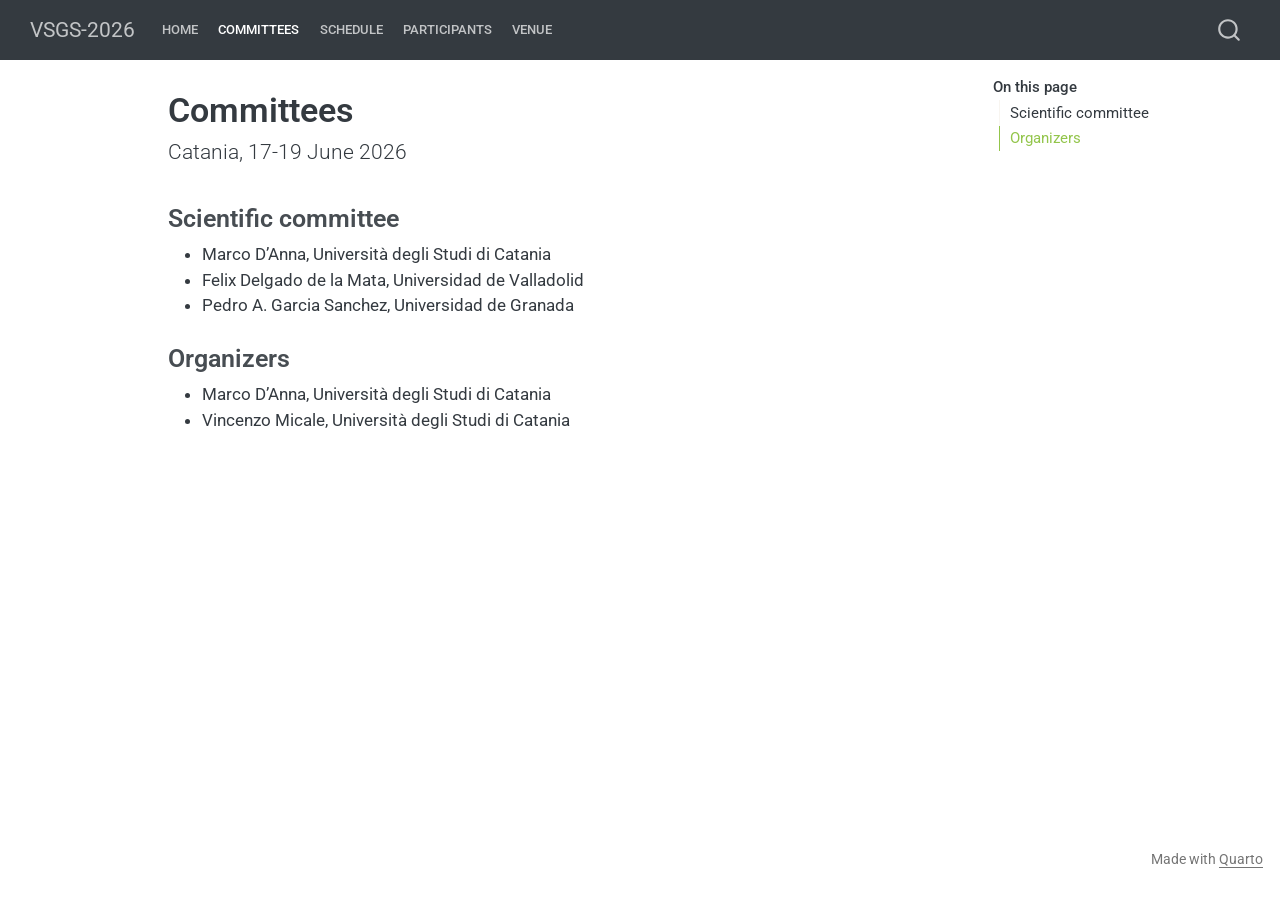
<file: committees.html>
<!DOCTYPE html>
<html xmlns="http://www.w3.org/1999/xhtml" lang="en" xml:lang="en"><head>

<meta charset="utf-8">
<meta name="generator" content="quarto-1.8.26">

<meta name="viewport" content="width=device-width, initial-scale=1.0, user-scalable=yes">


<title>Committees – VSGS-2026</title>
<style>
code{white-space: pre-wrap;}
span.smallcaps{font-variant: small-caps;}
div.columns{display: flex; gap: min(4vw, 1.5em);}
div.column{flex: auto; overflow-x: auto;}
div.hanging-indent{margin-left: 1.5em; text-indent: -1.5em;}
ul.task-list{list-style: none;}
ul.task-list li input[type="checkbox"] {
  width: 0.8em;
  margin: 0 0.8em 0.2em -1em; /* quarto-specific, see https://github.com/quarto-dev/quarto-cli/issues/4556 */ 
  vertical-align: middle;
}
</style>


<script src="site_libs/quarto-nav/quarto-nav.js"></script>
<script src="site_libs/quarto-nav/headroom.min.js"></script>
<script src="site_libs/clipboard/clipboard.min.js"></script>
<script src="site_libs/quarto-search/autocomplete.umd.js"></script>
<script src="site_libs/quarto-search/fuse.min.js"></script>
<script src="site_libs/quarto-search/quarto-search.js"></script>
<meta name="quarto:offset" content="./">
<script src="site_libs/quarto-html/quarto.js" type="module"></script>
<script src="site_libs/quarto-html/tabsets/tabsets.js" type="module"></script>
<script src="site_libs/quarto-html/axe/axe-check.js" type="module"></script>
<script src="site_libs/quarto-html/popper.min.js"></script>
<script src="site_libs/quarto-html/tippy.umd.min.js"></script>
<script src="site_libs/quarto-html/anchor.min.js"></script>
<link href="site_libs/quarto-html/tippy.css" rel="stylesheet">
<link href="site_libs/quarto-html/quarto-syntax-highlighting-587c61ba64f3a5504c4d52d930310e48.css" rel="stylesheet" id="quarto-text-highlighting-styles">
<script src="site_libs/bootstrap/bootstrap.min.js"></script>
<link href="site_libs/bootstrap/bootstrap-icons.css" rel="stylesheet">
<link href="site_libs/bootstrap/bootstrap-80f6653e4bad1240590acd7234152a3f.min.css" rel="stylesheet" append-hash="true" id="quarto-bootstrap" data-mode="light">
<script id="quarto-search-options" type="application/json">{
  "location": "navbar",
  "copy-button": false,
  "collapse-after": 3,
  "panel-placement": "end",
  "type": "overlay",
  "limit": 50,
  "keyboard-shortcut": [
    "f",
    "/",
    "s"
  ],
  "show-item-context": false,
  "language": {
    "search-no-results-text": "No results",
    "search-matching-documents-text": "matching documents",
    "search-copy-link-title": "Copy link to search",
    "search-hide-matches-text": "Hide additional matches",
    "search-more-match-text": "more match in this document",
    "search-more-matches-text": "more matches in this document",
    "search-clear-button-title": "Clear",
    "search-text-placeholder": "",
    "search-detached-cancel-button-title": "Cancel",
    "search-submit-button-title": "Submit",
    "search-label": "Search"
  }
}</script>


<link rel="stylesheet" href="styles.css">
</head>

<body class="nav-fixed quarto-light">

<div id="quarto-search-results"></div>
  <header id="quarto-header" class="headroom fixed-top">
    <nav class="navbar navbar-expand-lg " data-bs-theme="dark">
      <div class="navbar-container container-fluid">
      <div class="navbar-brand-container mx-auto">
    <a class="navbar-brand" href="./index.html">
    <span class="navbar-title">VSGS-2026</span>
    </a>
  </div>
            <div id="quarto-search" class="" title="Search"></div>
          <button class="navbar-toggler" type="button" data-bs-toggle="collapse" data-bs-target="#navbarCollapse" aria-controls="navbarCollapse" role="menu" aria-expanded="false" aria-label="Toggle navigation" onclick="if (window.quartoToggleHeadroom) { window.quartoToggleHeadroom(); }">
  <span class="navbar-toggler-icon"></span>
</button>
          <div class="collapse navbar-collapse" id="navbarCollapse">
            <ul class="navbar-nav navbar-nav-scroll me-auto">
  <li class="nav-item">
    <a class="nav-link" href="./index.html"> 
<span class="menu-text">Home</span></a>
  </li>  
  <li class="nav-item">
    <a class="nav-link active" href="./committees.html" aria-current="page"> 
<span class="menu-text">Committees</span></a>
  </li>  
  <li class="nav-item">
    <a class="nav-link" href="./schedule.html"> 
<span class="menu-text">Schedule</span></a>
  </li>  
  <li class="nav-item">
    <a class="nav-link" href="./participants.html"> 
<span class="menu-text">Participants</span></a>
  </li>  
  <li class="nav-item">
    <a class="nav-link" href="./how-to-arrive.html"> 
<span class="menu-text">Venue</span></a>
  </li>  
</ul>
          </div> <!-- /navcollapse -->
            <div class="quarto-navbar-tools">
</div>
      </div> <!-- /container-fluid -->
    </nav>
</header>
<!-- content -->
<div id="quarto-content" class="quarto-container page-columns page-rows-contents page-layout-article page-navbar">
<!-- sidebar -->
<!-- margin-sidebar -->
    <div id="quarto-margin-sidebar" class="sidebar margin-sidebar">
        <nav id="TOC" role="doc-toc" class="toc-active">
    <h2 id="toc-title">On this page</h2>
   
  <ul>
  <li><a href="#scientific-committee" id="toc-scientific-committee" class="nav-link active" data-scroll-target="#scientific-committee">Scientific committee</a></li>
  <li><a href="#organizers" id="toc-organizers" class="nav-link" data-scroll-target="#organizers">Organizers</a></li>
  </ul>
</nav>
    </div>
<!-- main -->
<main class="content" id="quarto-document-content">

<header id="title-block-header" class="quarto-title-block default">
<div class="quarto-title">
<h1 class="title">Committees</h1>
<p class="subtitle lead">Catania, 17-19 June 2026</p>
</div>



<div class="quarto-title-meta">

    
  
    
  </div>
  


</header>


<section id="scientific-committee" class="level3">
<h3 class="anchored" data-anchor-id="scientific-committee">Scientific committee</h3>
<ul>
<li>Marco D’Anna, Università degli Studi di Catania</li>
<li>Felix Delgado de la Mata, Universidad de Valladolid</li>
<li>Pedro A. Garcia Sanchez, Universidad de Granada</li>
</ul>
</section>
<section id="organizers" class="level3">
<h3 class="anchored" data-anchor-id="organizers">Organizers</h3>
<ul>
<li>Marco D’Anna, Università degli Studi di Catania</li>
<li>Vincenzo Micale, Università degli Studi di Catania</li>
</ul>


</section>

<a onclick="window.scrollTo(0, 0); return false;" role="button" id="quarto-back-to-top"><i class="bi bi-arrow-up"></i> Back to top</a></main> <!-- /main -->
<script id="quarto-html-after-body" type="application/javascript">
  window.document.addEventListener("DOMContentLoaded", function (event) {
    const icon = "";
    const anchorJS = new window.AnchorJS();
    anchorJS.options = {
      placement: 'right',
      icon: icon
    };
    anchorJS.add('.anchored');
    const isCodeAnnotation = (el) => {
      for (const clz of el.classList) {
        if (clz.startsWith('code-annotation-')) {                     
          return true;
        }
      }
      return false;
    }
    const onCopySuccess = function(e) {
      // button target
      const button = e.trigger;
      // don't keep focus
      button.blur();
      // flash "checked"
      button.classList.add('code-copy-button-checked');
      var currentTitle = button.getAttribute("title");
      button.setAttribute("title", "Copied!");
      let tooltip;
      if (window.bootstrap) {
        button.setAttribute("data-bs-toggle", "tooltip");
        button.setAttribute("data-bs-placement", "left");
        button.setAttribute("data-bs-title", "Copied!");
        tooltip = new bootstrap.Tooltip(button, 
          { trigger: "manual", 
            customClass: "code-copy-button-tooltip",
            offset: [0, -8]});
        tooltip.show();    
      }
      setTimeout(function() {
        if (tooltip) {
          tooltip.hide();
          button.removeAttribute("data-bs-title");
          button.removeAttribute("data-bs-toggle");
          button.removeAttribute("data-bs-placement");
        }
        button.setAttribute("title", currentTitle);
        button.classList.remove('code-copy-button-checked');
      }, 1000);
      // clear code selection
      e.clearSelection();
    }
    const getTextToCopy = function(trigger) {
      const outerScaffold = trigger.parentElement.cloneNode(true);
      const codeEl = outerScaffold.querySelector('code');
      for (const childEl of codeEl.children) {
        if (isCodeAnnotation(childEl)) {
          childEl.remove();
        }
      }
      return codeEl.innerText;
    }
    const clipboard = new window.ClipboardJS('.code-copy-button:not([data-in-quarto-modal])', {
      text: getTextToCopy
    });
    clipboard.on('success', onCopySuccess);
    if (window.document.getElementById('quarto-embedded-source-code-modal')) {
      const clipboardModal = new window.ClipboardJS('.code-copy-button[data-in-quarto-modal]', {
        text: getTextToCopy,
        container: window.document.getElementById('quarto-embedded-source-code-modal')
      });
      clipboardModal.on('success', onCopySuccess);
    }
      var localhostRegex = new RegExp(/^(?:http|https):\/\/localhost\:?[0-9]*\//);
      var mailtoRegex = new RegExp(/^mailto:/);
        var filterRegex = new RegExp("https:\/\/numerical-semigroups\.github\.io\/vsgs-2026\/");
      var isInternal = (href) => {
          return filterRegex.test(href) || localhostRegex.test(href) || mailtoRegex.test(href);
      }
      // Inspect non-navigation links and adorn them if external
     var links = window.document.querySelectorAll('a[href]:not(.nav-link):not(.navbar-brand):not(.toc-action):not(.sidebar-link):not(.sidebar-item-toggle):not(.pagination-link):not(.no-external):not([aria-hidden]):not(.dropdown-item):not(.quarto-navigation-tool):not(.about-link)');
      for (var i=0; i<links.length; i++) {
        const link = links[i];
        if (!isInternal(link.href)) {
          // undo the damage that might have been done by quarto-nav.js in the case of
          // links that we want to consider external
          if (link.dataset.originalHref !== undefined) {
            link.href = link.dataset.originalHref;
          }
        }
      }
    function tippyHover(el, contentFn, onTriggerFn, onUntriggerFn) {
      const config = {
        allowHTML: true,
        maxWidth: 500,
        delay: 100,
        arrow: false,
        appendTo: function(el) {
            return el.parentElement;
        },
        interactive: true,
        interactiveBorder: 10,
        theme: 'quarto',
        placement: 'bottom-start',
      };
      if (contentFn) {
        config.content = contentFn;
      }
      if (onTriggerFn) {
        config.onTrigger = onTriggerFn;
      }
      if (onUntriggerFn) {
        config.onUntrigger = onUntriggerFn;
      }
      window.tippy(el, config); 
    }
    const noterefs = window.document.querySelectorAll('a[role="doc-noteref"]');
    for (var i=0; i<noterefs.length; i++) {
      const ref = noterefs[i];
      tippyHover(ref, function() {
        // use id or data attribute instead here
        let href = ref.getAttribute('data-footnote-href') || ref.getAttribute('href');
        try { href = new URL(href).hash; } catch {}
        const id = href.replace(/^#\/?/, "");
        const note = window.document.getElementById(id);
        if (note) {
          return note.innerHTML;
        } else {
          return "";
        }
      });
    }
    const xrefs = window.document.querySelectorAll('a.quarto-xref');
    const processXRef = (id, note) => {
      // Strip column container classes
      const stripColumnClz = (el) => {
        el.classList.remove("page-full", "page-columns");
        if (el.children) {
          for (const child of el.children) {
            stripColumnClz(child);
          }
        }
      }
      stripColumnClz(note)
      if (id === null || id.startsWith('sec-')) {
        // Special case sections, only their first couple elements
        const container = document.createElement("div");
        if (note.children && note.children.length > 2) {
          container.appendChild(note.children[0].cloneNode(true));
          for (let i = 1; i < note.children.length; i++) {
            const child = note.children[i];
            if (child.tagName === "P" && child.innerText === "") {
              continue;
            } else {
              container.appendChild(child.cloneNode(true));
              break;
            }
          }
          if (window.Quarto?.typesetMath) {
            window.Quarto.typesetMath(container);
          }
          return container.innerHTML
        } else {
          if (window.Quarto?.typesetMath) {
            window.Quarto.typesetMath(note);
          }
          return note.innerHTML;
        }
      } else {
        // Remove any anchor links if they are present
        const anchorLink = note.querySelector('a.anchorjs-link');
        if (anchorLink) {
          anchorLink.remove();
        }
        if (window.Quarto?.typesetMath) {
          window.Quarto.typesetMath(note);
        }
        if (note.classList.contains("callout")) {
          return note.outerHTML;
        } else {
          return note.innerHTML;
        }
      }
    }
    for (var i=0; i<xrefs.length; i++) {
      const xref = xrefs[i];
      tippyHover(xref, undefined, function(instance) {
        instance.disable();
        let url = xref.getAttribute('href');
        let hash = undefined; 
        if (url.startsWith('#')) {
          hash = url;
        } else {
          try { hash = new URL(url).hash; } catch {}
        }
        if (hash) {
          const id = hash.replace(/^#\/?/, "");
          const note = window.document.getElementById(id);
          if (note !== null) {
            try {
              const html = processXRef(id, note.cloneNode(true));
              instance.setContent(html);
            } finally {
              instance.enable();
              instance.show();
            }
          } else {
            // See if we can fetch this
            fetch(url.split('#')[0])
            .then(res => res.text())
            .then(html => {
              const parser = new DOMParser();
              const htmlDoc = parser.parseFromString(html, "text/html");
              const note = htmlDoc.getElementById(id);
              if (note !== null) {
                const html = processXRef(id, note);
                instance.setContent(html);
              } 
            }).finally(() => {
              instance.enable();
              instance.show();
            });
          }
        } else {
          // See if we can fetch a full url (with no hash to target)
          // This is a special case and we should probably do some content thinning / targeting
          fetch(url)
          .then(res => res.text())
          .then(html => {
            const parser = new DOMParser();
            const htmlDoc = parser.parseFromString(html, "text/html");
            const note = htmlDoc.querySelector('main.content');
            if (note !== null) {
              // This should only happen for chapter cross references
              // (since there is no id in the URL)
              // remove the first header
              if (note.children.length > 0 && note.children[0].tagName === "HEADER") {
                note.children[0].remove();
              }
              const html = processXRef(null, note);
              instance.setContent(html);
            } 
          }).finally(() => {
            instance.enable();
            instance.show();
          });
        }
      }, function(instance) {
      });
    }
        let selectedAnnoteEl;
        const selectorForAnnotation = ( cell, annotation) => {
          let cellAttr = 'data-code-cell="' + cell + '"';
          let lineAttr = 'data-code-annotation="' +  annotation + '"';
          const selector = 'span[' + cellAttr + '][' + lineAttr + ']';
          return selector;
        }
        const selectCodeLines = (annoteEl) => {
          const doc = window.document;
          const targetCell = annoteEl.getAttribute("data-target-cell");
          const targetAnnotation = annoteEl.getAttribute("data-target-annotation");
          const annoteSpan = window.document.querySelector(selectorForAnnotation(targetCell, targetAnnotation));
          const lines = annoteSpan.getAttribute("data-code-lines").split(",");
          const lineIds = lines.map((line) => {
            return targetCell + "-" + line;
          })
          let top = null;
          let height = null;
          let parent = null;
          if (lineIds.length > 0) {
              //compute the position of the single el (top and bottom and make a div)
              const el = window.document.getElementById(lineIds[0]);
              top = el.offsetTop;
              height = el.offsetHeight;
              parent = el.parentElement.parentElement;
            if (lineIds.length > 1) {
              const lastEl = window.document.getElementById(lineIds[lineIds.length - 1]);
              const bottom = lastEl.offsetTop + lastEl.offsetHeight;
              height = bottom - top;
            }
            if (top !== null && height !== null && parent !== null) {
              // cook up a div (if necessary) and position it 
              let div = window.document.getElementById("code-annotation-line-highlight");
              if (div === null) {
                div = window.document.createElement("div");
                div.setAttribute("id", "code-annotation-line-highlight");
                div.style.position = 'absolute';
                parent.appendChild(div);
              }
              div.style.top = top - 2 + "px";
              div.style.height = height + 4 + "px";
              div.style.left = 0;
              let gutterDiv = window.document.getElementById("code-annotation-line-highlight-gutter");
              if (gutterDiv === null) {
                gutterDiv = window.document.createElement("div");
                gutterDiv.setAttribute("id", "code-annotation-line-highlight-gutter");
                gutterDiv.style.position = 'absolute';
                const codeCell = window.document.getElementById(targetCell);
                const gutter = codeCell.querySelector('.code-annotation-gutter');
                gutter.appendChild(gutterDiv);
              }
              gutterDiv.style.top = top - 2 + "px";
              gutterDiv.style.height = height + 4 + "px";
            }
            selectedAnnoteEl = annoteEl;
          }
        };
        const unselectCodeLines = () => {
          const elementsIds = ["code-annotation-line-highlight", "code-annotation-line-highlight-gutter"];
          elementsIds.forEach((elId) => {
            const div = window.document.getElementById(elId);
            if (div) {
              div.remove();
            }
          });
          selectedAnnoteEl = undefined;
        };
          // Handle positioning of the toggle
      window.addEventListener(
        "resize",
        throttle(() => {
          elRect = undefined;
          if (selectedAnnoteEl) {
            selectCodeLines(selectedAnnoteEl);
          }
        }, 10)
      );
      function throttle(fn, ms) {
      let throttle = false;
      let timer;
        return (...args) => {
          if(!throttle) { // first call gets through
              fn.apply(this, args);
              throttle = true;
          } else { // all the others get throttled
              if(timer) clearTimeout(timer); // cancel #2
              timer = setTimeout(() => {
                fn.apply(this, args);
                timer = throttle = false;
              }, ms);
          }
        };
      }
        // Attach click handler to the DT
        const annoteDls = window.document.querySelectorAll('dt[data-target-cell]');
        for (const annoteDlNode of annoteDls) {
          annoteDlNode.addEventListener('click', (event) => {
            const clickedEl = event.target;
            if (clickedEl !== selectedAnnoteEl) {
              unselectCodeLines();
              const activeEl = window.document.querySelector('dt[data-target-cell].code-annotation-active');
              if (activeEl) {
                activeEl.classList.remove('code-annotation-active');
              }
              selectCodeLines(clickedEl);
              clickedEl.classList.add('code-annotation-active');
            } else {
              // Unselect the line
              unselectCodeLines();
              clickedEl.classList.remove('code-annotation-active');
            }
          });
        }
    const findCites = (el) => {
      const parentEl = el.parentElement;
      if (parentEl) {
        const cites = parentEl.dataset.cites;
        if (cites) {
          return {
            el,
            cites: cites.split(' ')
          };
        } else {
          return findCites(el.parentElement)
        }
      } else {
        return undefined;
      }
    };
    var bibliorefs = window.document.querySelectorAll('a[role="doc-biblioref"]');
    for (var i=0; i<bibliorefs.length; i++) {
      const ref = bibliorefs[i];
      const citeInfo = findCites(ref);
      if (citeInfo) {
        tippyHover(citeInfo.el, function() {
          var popup = window.document.createElement('div');
          citeInfo.cites.forEach(function(cite) {
            var citeDiv = window.document.createElement('div');
            citeDiv.classList.add('hanging-indent');
            citeDiv.classList.add('csl-entry');
            var biblioDiv = window.document.getElementById('ref-' + cite);
            if (biblioDiv) {
              citeDiv.innerHTML = biblioDiv.innerHTML;
            }
            popup.appendChild(citeDiv);
          });
          return popup.innerHTML;
        });
      }
    }
  });
  </script>
</div> <!-- /content -->
<footer class="footer">
  <div class="nav-footer">
    <div class="nav-footer-left">
      &nbsp;
    </div>   
    <div class="nav-footer-center">
      &nbsp;
    </div>
    <div class="nav-footer-right">
<p>Made with <a href="https://quarto.org/">Quarto</a></p>
</div>
  </div>
</footer>




</body></html>
</file>
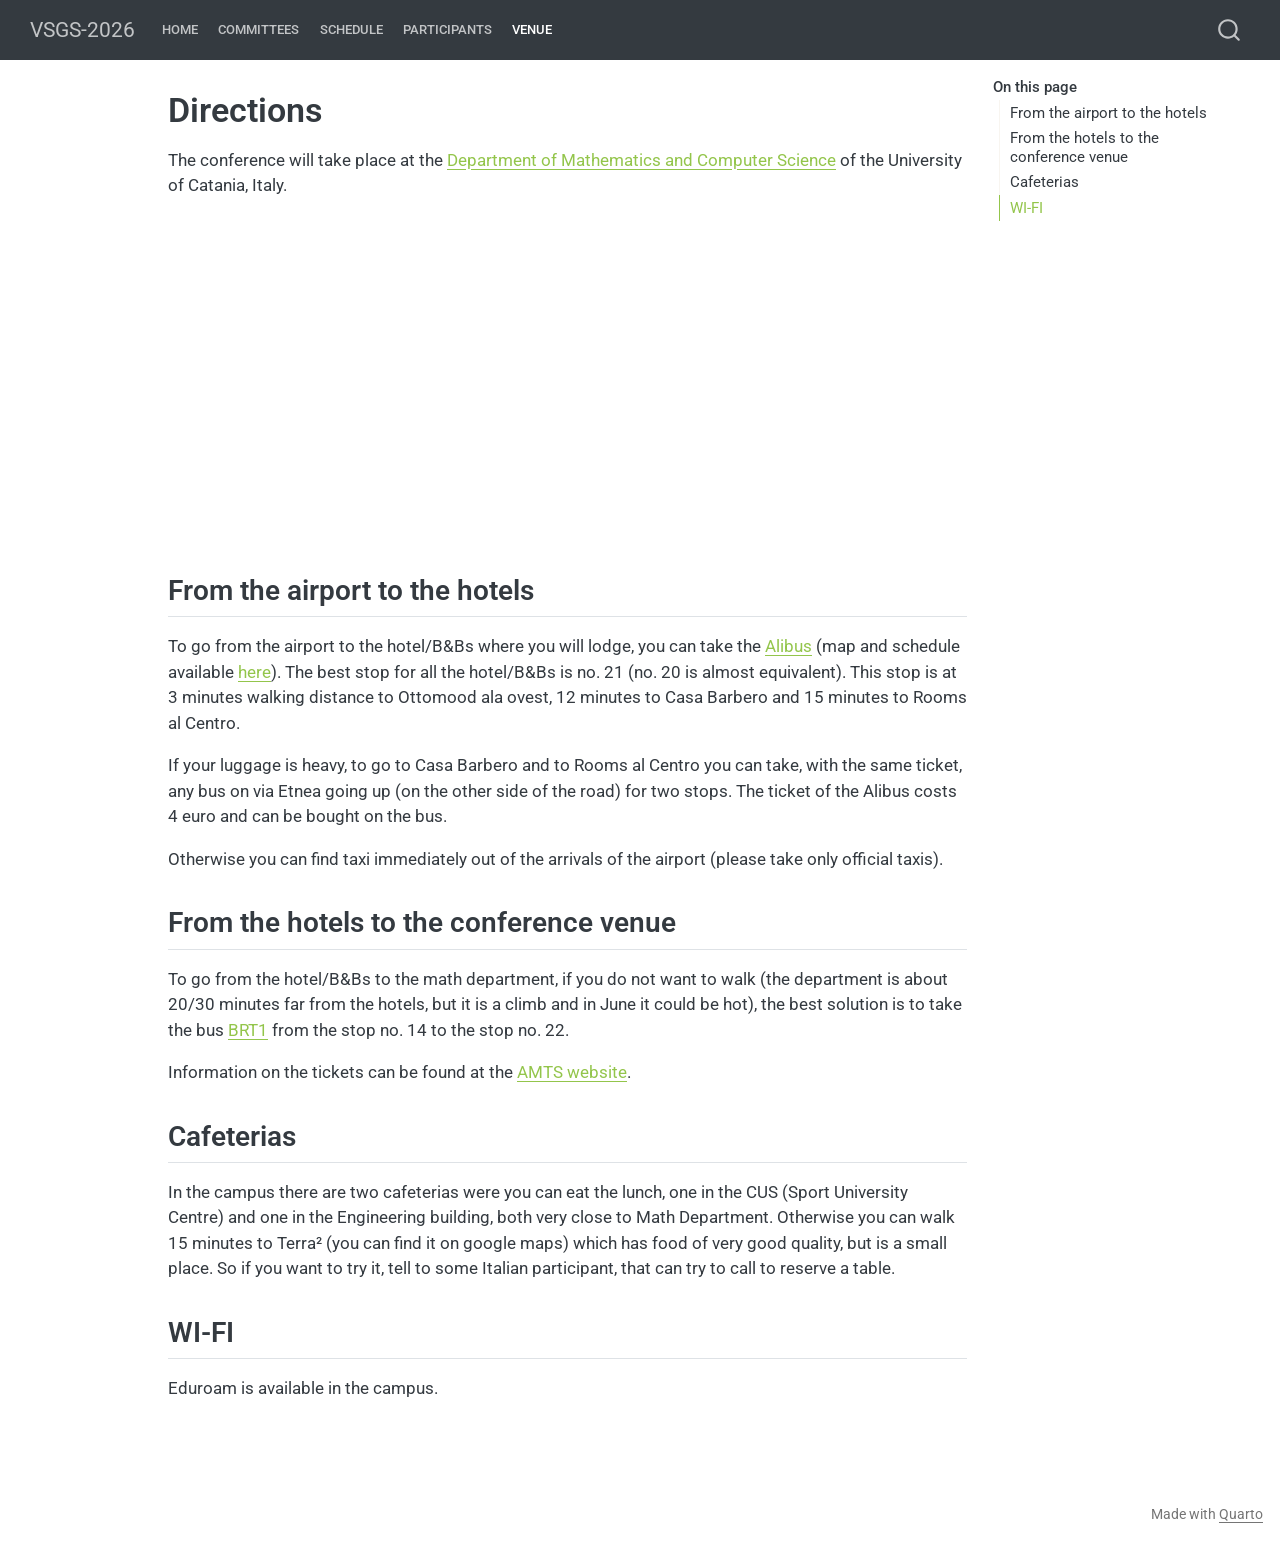
<file: how-to-arrive.html>
<!DOCTYPE html>
<html xmlns="http://www.w3.org/1999/xhtml" lang="en" xml:lang="en"><head>

<meta charset="utf-8">
<meta name="generator" content="quarto-1.8.26">

<meta name="viewport" content="width=device-width, initial-scale=1.0, user-scalable=yes">


<title>Directions – VSGS-2026</title>
<style>
code{white-space: pre-wrap;}
span.smallcaps{font-variant: small-caps;}
div.columns{display: flex; gap: min(4vw, 1.5em);}
div.column{flex: auto; overflow-x: auto;}
div.hanging-indent{margin-left: 1.5em; text-indent: -1.5em;}
ul.task-list{list-style: none;}
ul.task-list li input[type="checkbox"] {
  width: 0.8em;
  margin: 0 0.8em 0.2em -1em; /* quarto-specific, see https://github.com/quarto-dev/quarto-cli/issues/4556 */ 
  vertical-align: middle;
}
</style>


<script src="site_libs/quarto-nav/quarto-nav.js"></script>
<script src="site_libs/quarto-nav/headroom.min.js"></script>
<script src="site_libs/clipboard/clipboard.min.js"></script>
<script src="site_libs/quarto-search/autocomplete.umd.js"></script>
<script src="site_libs/quarto-search/fuse.min.js"></script>
<script src="site_libs/quarto-search/quarto-search.js"></script>
<meta name="quarto:offset" content="./">
<script src="site_libs/quarto-html/quarto.js" type="module"></script>
<script src="site_libs/quarto-html/tabsets/tabsets.js" type="module"></script>
<script src="site_libs/quarto-html/axe/axe-check.js" type="module"></script>
<script src="site_libs/quarto-html/popper.min.js"></script>
<script src="site_libs/quarto-html/tippy.umd.min.js"></script>
<script src="site_libs/quarto-html/anchor.min.js"></script>
<link href="site_libs/quarto-html/tippy.css" rel="stylesheet">
<link href="site_libs/quarto-html/quarto-syntax-highlighting-587c61ba64f3a5504c4d52d930310e48.css" rel="stylesheet" id="quarto-text-highlighting-styles">
<script src="site_libs/bootstrap/bootstrap.min.js"></script>
<link href="site_libs/bootstrap/bootstrap-icons.css" rel="stylesheet">
<link href="site_libs/bootstrap/bootstrap-80f6653e4bad1240590acd7234152a3f.min.css" rel="stylesheet" append-hash="true" id="quarto-bootstrap" data-mode="light">
<script id="quarto-search-options" type="application/json">{
  "location": "navbar",
  "copy-button": false,
  "collapse-after": 3,
  "panel-placement": "end",
  "type": "overlay",
  "limit": 50,
  "keyboard-shortcut": [
    "f",
    "/",
    "s"
  ],
  "show-item-context": false,
  "language": {
    "search-no-results-text": "No results",
    "search-matching-documents-text": "matching documents",
    "search-copy-link-title": "Copy link to search",
    "search-hide-matches-text": "Hide additional matches",
    "search-more-match-text": "more match in this document",
    "search-more-matches-text": "more matches in this document",
    "search-clear-button-title": "Clear",
    "search-text-placeholder": "",
    "search-detached-cancel-button-title": "Cancel",
    "search-submit-button-title": "Submit",
    "search-label": "Search"
  }
}</script>


<link rel="stylesheet" href="styles.css">
</head>

<body class="nav-fixed quarto-light">

<div id="quarto-search-results"></div>
  <header id="quarto-header" class="headroom fixed-top">
    <nav class="navbar navbar-expand-lg " data-bs-theme="dark">
      <div class="navbar-container container-fluid">
      <div class="navbar-brand-container mx-auto">
    <a class="navbar-brand" href="./index.html">
    <span class="navbar-title">VSGS-2026</span>
    </a>
  </div>
            <div id="quarto-search" class="" title="Search"></div>
          <button class="navbar-toggler" type="button" data-bs-toggle="collapse" data-bs-target="#navbarCollapse" aria-controls="navbarCollapse" role="menu" aria-expanded="false" aria-label="Toggle navigation" onclick="if (window.quartoToggleHeadroom) { window.quartoToggleHeadroom(); }">
  <span class="navbar-toggler-icon"></span>
</button>
          <div class="collapse navbar-collapse" id="navbarCollapse">
            <ul class="navbar-nav navbar-nav-scroll me-auto">
  <li class="nav-item">
    <a class="nav-link" href="./index.html"> 
<span class="menu-text">Home</span></a>
  </li>  
  <li class="nav-item">
    <a class="nav-link" href="./committees.html"> 
<span class="menu-text">Committees</span></a>
  </li>  
  <li class="nav-item">
    <a class="nav-link" href="./schedule.html"> 
<span class="menu-text">Schedule</span></a>
  </li>  
  <li class="nav-item">
    <a class="nav-link" href="./participants.html"> 
<span class="menu-text">Participants</span></a>
  </li>  
  <li class="nav-item">
    <a class="nav-link active" href="./how-to-arrive.html" aria-current="page"> 
<span class="menu-text">Venue</span></a>
  </li>  
</ul>
          </div> <!-- /navcollapse -->
            <div class="quarto-navbar-tools">
</div>
      </div> <!-- /container-fluid -->
    </nav>
</header>
<!-- content -->
<div id="quarto-content" class="quarto-container page-columns page-rows-contents page-layout-article page-navbar">
<!-- sidebar -->
<!-- margin-sidebar -->
    <div id="quarto-margin-sidebar" class="sidebar margin-sidebar">
        <nav id="TOC" role="doc-toc" class="toc-active">
    <h2 id="toc-title">On this page</h2>
   
  <ul>
  <li><a href="#from-the-airport-to-the-hotels" id="toc-from-the-airport-to-the-hotels" class="nav-link active" data-scroll-target="#from-the-airport-to-the-hotels">From the airport to the hotels</a></li>
  <li><a href="#from-the-hotels-to-the-conference-venue" id="toc-from-the-hotels-to-the-conference-venue" class="nav-link" data-scroll-target="#from-the-hotels-to-the-conference-venue">From the hotels to the conference venue</a></li>
  <li><a href="#cafeterias" id="toc-cafeterias" class="nav-link" data-scroll-target="#cafeterias">Cafeterias</a></li>
  <li><a href="#wi-fi" id="toc-wi-fi" class="nav-link" data-scroll-target="#wi-fi">WI-FI</a></li>
  </ul>
</nav>
    </div>
<!-- main -->
<main class="content" id="quarto-document-content">

<header id="title-block-header" class="quarto-title-block default">
<div class="quarto-title">
<h1 class="title">Directions</h1>
</div>



<div class="quarto-title-meta">

    
  
    
  </div>
  


</header>


<p>The conference will take place at the <a href="https://web.dmi.unict.it/it/content/dipartimento">Department of Mathematics and Computer Science</a> of the University of Catania, Italy.</p>
<p>
<iframe frameborder="0" height="300" scrolling="no" src="https://mapsengine.google.com/map/embed?mid=z4aSYWKhfHdw.kfkAWNPzbois" width="100%">
</iframe>
</p>
<section id="from-the-airport-to-the-hotels" class="level2">
<h2 class="anchored" data-anchor-id="from-the-airport-to-the-hotels">From the airport to the hotels</h2>
<p>To go from the airport to the hotel/B&amp;Bs where you will lodge, you can take the <a href="https://www.amts.ct.it/alibus">Alibus</a> (map and schedule available <a href="https://www.amts.ct.it/mappa-delle-linee?percorso=ALIBUS">here</a>). The best stop for all the hotel/B&amp;Bs is no. 21 (no. 20 is almost equivalent). This stop is at 3 minutes walking distance to Ottomood ala ovest, 12 minutes to Casa Barbero and 15 minutes to Rooms al Centro.</p>
<p>If your luggage is heavy, to go to Casa Barbero and to Rooms al Centro you can take, with the same ticket, any bus on via Etnea going up (on the other side of the road) for two stops. The ticket of the Alibus costs 4 euro and can be bought on the bus.</p>
<p>Otherwise you can find taxi immediately out of the arrivals of the airport (please take only official taxis).</p>
</section>
<section id="from-the-hotels-to-the-conference-venue" class="level2">
<h2 class="anchored" data-anchor-id="from-the-hotels-to-the-conference-venue">From the hotels to the conference venue</h2>
<p>To go from the hotel/B&amp;Bs to the math department, if you do not want to walk (the department is about 20/30 minutes far from the hotels, but it is a climb and in June it could be hot), the best solution is to take the bus <a href="https://www.amts.ct.it/mappa-delle-linee?percorso=BRT1">BRT1</a> from the stop no. 14 to the stop no. 22.</p>
<p>Information on the tickets can be found at the <a href="https://www.amts.ct.it/">AMTS website</a>.</p>
</section>
<section id="cafeterias" class="level2">
<h2 class="anchored" data-anchor-id="cafeterias">Cafeterias</h2>
<p>In the campus there are two cafeterias were you can eat the lunch, one in the CUS (Sport University Centre) and one in the Engineering building, both very close to Math Department. Otherwise you can walk 15 minutes to Terra² (you can find it on google maps) which has food of very good quality, but is a small place. So if you want to try it, tell to some Italian participant, that can try to call to reserve a table.</p>
</section>
<section id="wi-fi" class="level2">
<h2 class="anchored" data-anchor-id="wi-fi">WI-FI</h2>
<p>Eduroam is available in the campus.</p>


</section>

<a onclick="window.scrollTo(0, 0); return false;" role="button" id="quarto-back-to-top"><i class="bi bi-arrow-up"></i> Back to top</a></main> <!-- /main -->
<script id="quarto-html-after-body" type="application/javascript">
  window.document.addEventListener("DOMContentLoaded", function (event) {
    const icon = "";
    const anchorJS = new window.AnchorJS();
    anchorJS.options = {
      placement: 'right',
      icon: icon
    };
    anchorJS.add('.anchored');
    const isCodeAnnotation = (el) => {
      for (const clz of el.classList) {
        if (clz.startsWith('code-annotation-')) {                     
          return true;
        }
      }
      return false;
    }
    const onCopySuccess = function(e) {
      // button target
      const button = e.trigger;
      // don't keep focus
      button.blur();
      // flash "checked"
      button.classList.add('code-copy-button-checked');
      var currentTitle = button.getAttribute("title");
      button.setAttribute("title", "Copied!");
      let tooltip;
      if (window.bootstrap) {
        button.setAttribute("data-bs-toggle", "tooltip");
        button.setAttribute("data-bs-placement", "left");
        button.setAttribute("data-bs-title", "Copied!");
        tooltip = new bootstrap.Tooltip(button, 
          { trigger: "manual", 
            customClass: "code-copy-button-tooltip",
            offset: [0, -8]});
        tooltip.show();    
      }
      setTimeout(function() {
        if (tooltip) {
          tooltip.hide();
          button.removeAttribute("data-bs-title");
          button.removeAttribute("data-bs-toggle");
          button.removeAttribute("data-bs-placement");
        }
        button.setAttribute("title", currentTitle);
        button.classList.remove('code-copy-button-checked');
      }, 1000);
      // clear code selection
      e.clearSelection();
    }
    const getTextToCopy = function(trigger) {
      const outerScaffold = trigger.parentElement.cloneNode(true);
      const codeEl = outerScaffold.querySelector('code');
      for (const childEl of codeEl.children) {
        if (isCodeAnnotation(childEl)) {
          childEl.remove();
        }
      }
      return codeEl.innerText;
    }
    const clipboard = new window.ClipboardJS('.code-copy-button:not([data-in-quarto-modal])', {
      text: getTextToCopy
    });
    clipboard.on('success', onCopySuccess);
    if (window.document.getElementById('quarto-embedded-source-code-modal')) {
      const clipboardModal = new window.ClipboardJS('.code-copy-button[data-in-quarto-modal]', {
        text: getTextToCopy,
        container: window.document.getElementById('quarto-embedded-source-code-modal')
      });
      clipboardModal.on('success', onCopySuccess);
    }
      var localhostRegex = new RegExp(/^(?:http|https):\/\/localhost\:?[0-9]*\//);
      var mailtoRegex = new RegExp(/^mailto:/);
        var filterRegex = new RegExp("https:\/\/numerical-semigroups\.github\.io\/vsgs-2026\/");
      var isInternal = (href) => {
          return filterRegex.test(href) || localhostRegex.test(href) || mailtoRegex.test(href);
      }
      // Inspect non-navigation links and adorn them if external
     var links = window.document.querySelectorAll('a[href]:not(.nav-link):not(.navbar-brand):not(.toc-action):not(.sidebar-link):not(.sidebar-item-toggle):not(.pagination-link):not(.no-external):not([aria-hidden]):not(.dropdown-item):not(.quarto-navigation-tool):not(.about-link)');
      for (var i=0; i<links.length; i++) {
        const link = links[i];
        if (!isInternal(link.href)) {
          // undo the damage that might have been done by quarto-nav.js in the case of
          // links that we want to consider external
          if (link.dataset.originalHref !== undefined) {
            link.href = link.dataset.originalHref;
          }
        }
      }
    function tippyHover(el, contentFn, onTriggerFn, onUntriggerFn) {
      const config = {
        allowHTML: true,
        maxWidth: 500,
        delay: 100,
        arrow: false,
        appendTo: function(el) {
            return el.parentElement;
        },
        interactive: true,
        interactiveBorder: 10,
        theme: 'quarto',
        placement: 'bottom-start',
      };
      if (contentFn) {
        config.content = contentFn;
      }
      if (onTriggerFn) {
        config.onTrigger = onTriggerFn;
      }
      if (onUntriggerFn) {
        config.onUntrigger = onUntriggerFn;
      }
      window.tippy(el, config); 
    }
    const noterefs = window.document.querySelectorAll('a[role="doc-noteref"]');
    for (var i=0; i<noterefs.length; i++) {
      const ref = noterefs[i];
      tippyHover(ref, function() {
        // use id or data attribute instead here
        let href = ref.getAttribute('data-footnote-href') || ref.getAttribute('href');
        try { href = new URL(href).hash; } catch {}
        const id = href.replace(/^#\/?/, "");
        const note = window.document.getElementById(id);
        if (note) {
          return note.innerHTML;
        } else {
          return "";
        }
      });
    }
    const xrefs = window.document.querySelectorAll('a.quarto-xref');
    const processXRef = (id, note) => {
      // Strip column container classes
      const stripColumnClz = (el) => {
        el.classList.remove("page-full", "page-columns");
        if (el.children) {
          for (const child of el.children) {
            stripColumnClz(child);
          }
        }
      }
      stripColumnClz(note)
      if (id === null || id.startsWith('sec-')) {
        // Special case sections, only their first couple elements
        const container = document.createElement("div");
        if (note.children && note.children.length > 2) {
          container.appendChild(note.children[0].cloneNode(true));
          for (let i = 1; i < note.children.length; i++) {
            const child = note.children[i];
            if (child.tagName === "P" && child.innerText === "") {
              continue;
            } else {
              container.appendChild(child.cloneNode(true));
              break;
            }
          }
          if (window.Quarto?.typesetMath) {
            window.Quarto.typesetMath(container);
          }
          return container.innerHTML
        } else {
          if (window.Quarto?.typesetMath) {
            window.Quarto.typesetMath(note);
          }
          return note.innerHTML;
        }
      } else {
        // Remove any anchor links if they are present
        const anchorLink = note.querySelector('a.anchorjs-link');
        if (anchorLink) {
          anchorLink.remove();
        }
        if (window.Quarto?.typesetMath) {
          window.Quarto.typesetMath(note);
        }
        if (note.classList.contains("callout")) {
          return note.outerHTML;
        } else {
          return note.innerHTML;
        }
      }
    }
    for (var i=0; i<xrefs.length; i++) {
      const xref = xrefs[i];
      tippyHover(xref, undefined, function(instance) {
        instance.disable();
        let url = xref.getAttribute('href');
        let hash = undefined; 
        if (url.startsWith('#')) {
          hash = url;
        } else {
          try { hash = new URL(url).hash; } catch {}
        }
        if (hash) {
          const id = hash.replace(/^#\/?/, "");
          const note = window.document.getElementById(id);
          if (note !== null) {
            try {
              const html = processXRef(id, note.cloneNode(true));
              instance.setContent(html);
            } finally {
              instance.enable();
              instance.show();
            }
          } else {
            // See if we can fetch this
            fetch(url.split('#')[0])
            .then(res => res.text())
            .then(html => {
              const parser = new DOMParser();
              const htmlDoc = parser.parseFromString(html, "text/html");
              const note = htmlDoc.getElementById(id);
              if (note !== null) {
                const html = processXRef(id, note);
                instance.setContent(html);
              } 
            }).finally(() => {
              instance.enable();
              instance.show();
            });
          }
        } else {
          // See if we can fetch a full url (with no hash to target)
          // This is a special case and we should probably do some content thinning / targeting
          fetch(url)
          .then(res => res.text())
          .then(html => {
            const parser = new DOMParser();
            const htmlDoc = parser.parseFromString(html, "text/html");
            const note = htmlDoc.querySelector('main.content');
            if (note !== null) {
              // This should only happen for chapter cross references
              // (since there is no id in the URL)
              // remove the first header
              if (note.children.length > 0 && note.children[0].tagName === "HEADER") {
                note.children[0].remove();
              }
              const html = processXRef(null, note);
              instance.setContent(html);
            } 
          }).finally(() => {
            instance.enable();
            instance.show();
          });
        }
      }, function(instance) {
      });
    }
        let selectedAnnoteEl;
        const selectorForAnnotation = ( cell, annotation) => {
          let cellAttr = 'data-code-cell="' + cell + '"';
          let lineAttr = 'data-code-annotation="' +  annotation + '"';
          const selector = 'span[' + cellAttr + '][' + lineAttr + ']';
          return selector;
        }
        const selectCodeLines = (annoteEl) => {
          const doc = window.document;
          const targetCell = annoteEl.getAttribute("data-target-cell");
          const targetAnnotation = annoteEl.getAttribute("data-target-annotation");
          const annoteSpan = window.document.querySelector(selectorForAnnotation(targetCell, targetAnnotation));
          const lines = annoteSpan.getAttribute("data-code-lines").split(",");
          const lineIds = lines.map((line) => {
            return targetCell + "-" + line;
          })
          let top = null;
          let height = null;
          let parent = null;
          if (lineIds.length > 0) {
              //compute the position of the single el (top and bottom and make a div)
              const el = window.document.getElementById(lineIds[0]);
              top = el.offsetTop;
              height = el.offsetHeight;
              parent = el.parentElement.parentElement;
            if (lineIds.length > 1) {
              const lastEl = window.document.getElementById(lineIds[lineIds.length - 1]);
              const bottom = lastEl.offsetTop + lastEl.offsetHeight;
              height = bottom - top;
            }
            if (top !== null && height !== null && parent !== null) {
              // cook up a div (if necessary) and position it 
              let div = window.document.getElementById("code-annotation-line-highlight");
              if (div === null) {
                div = window.document.createElement("div");
                div.setAttribute("id", "code-annotation-line-highlight");
                div.style.position = 'absolute';
                parent.appendChild(div);
              }
              div.style.top = top - 2 + "px";
              div.style.height = height + 4 + "px";
              div.style.left = 0;
              let gutterDiv = window.document.getElementById("code-annotation-line-highlight-gutter");
              if (gutterDiv === null) {
                gutterDiv = window.document.createElement("div");
                gutterDiv.setAttribute("id", "code-annotation-line-highlight-gutter");
                gutterDiv.style.position = 'absolute';
                const codeCell = window.document.getElementById(targetCell);
                const gutter = codeCell.querySelector('.code-annotation-gutter');
                gutter.appendChild(gutterDiv);
              }
              gutterDiv.style.top = top - 2 + "px";
              gutterDiv.style.height = height + 4 + "px";
            }
            selectedAnnoteEl = annoteEl;
          }
        };
        const unselectCodeLines = () => {
          const elementsIds = ["code-annotation-line-highlight", "code-annotation-line-highlight-gutter"];
          elementsIds.forEach((elId) => {
            const div = window.document.getElementById(elId);
            if (div) {
              div.remove();
            }
          });
          selectedAnnoteEl = undefined;
        };
          // Handle positioning of the toggle
      window.addEventListener(
        "resize",
        throttle(() => {
          elRect = undefined;
          if (selectedAnnoteEl) {
            selectCodeLines(selectedAnnoteEl);
          }
        }, 10)
      );
      function throttle(fn, ms) {
      let throttle = false;
      let timer;
        return (...args) => {
          if(!throttle) { // first call gets through
              fn.apply(this, args);
              throttle = true;
          } else { // all the others get throttled
              if(timer) clearTimeout(timer); // cancel #2
              timer = setTimeout(() => {
                fn.apply(this, args);
                timer = throttle = false;
              }, ms);
          }
        };
      }
        // Attach click handler to the DT
        const annoteDls = window.document.querySelectorAll('dt[data-target-cell]');
        for (const annoteDlNode of annoteDls) {
          annoteDlNode.addEventListener('click', (event) => {
            const clickedEl = event.target;
            if (clickedEl !== selectedAnnoteEl) {
              unselectCodeLines();
              const activeEl = window.document.querySelector('dt[data-target-cell].code-annotation-active');
              if (activeEl) {
                activeEl.classList.remove('code-annotation-active');
              }
              selectCodeLines(clickedEl);
              clickedEl.classList.add('code-annotation-active');
            } else {
              // Unselect the line
              unselectCodeLines();
              clickedEl.classList.remove('code-annotation-active');
            }
          });
        }
    const findCites = (el) => {
      const parentEl = el.parentElement;
      if (parentEl) {
        const cites = parentEl.dataset.cites;
        if (cites) {
          return {
            el,
            cites: cites.split(' ')
          };
        } else {
          return findCites(el.parentElement)
        }
      } else {
        return undefined;
      }
    };
    var bibliorefs = window.document.querySelectorAll('a[role="doc-biblioref"]');
    for (var i=0; i<bibliorefs.length; i++) {
      const ref = bibliorefs[i];
      const citeInfo = findCites(ref);
      if (citeInfo) {
        tippyHover(citeInfo.el, function() {
          var popup = window.document.createElement('div');
          citeInfo.cites.forEach(function(cite) {
            var citeDiv = window.document.createElement('div');
            citeDiv.classList.add('hanging-indent');
            citeDiv.classList.add('csl-entry');
            var biblioDiv = window.document.getElementById('ref-' + cite);
            if (biblioDiv) {
              citeDiv.innerHTML = biblioDiv.innerHTML;
            }
            popup.appendChild(citeDiv);
          });
          return popup.innerHTML;
        });
      }
    }
  });
  </script>
</div> <!-- /content -->
<footer class="footer">
  <div class="nav-footer">
    <div class="nav-footer-left">
      &nbsp;
    </div>   
    <div class="nav-footer-center">
      &nbsp;
    </div>
    <div class="nav-footer-right">
<p>Made with <a href="https://quarto.org/">Quarto</a></p>
</div>
  </div>
</footer>




</body></html>
</file>
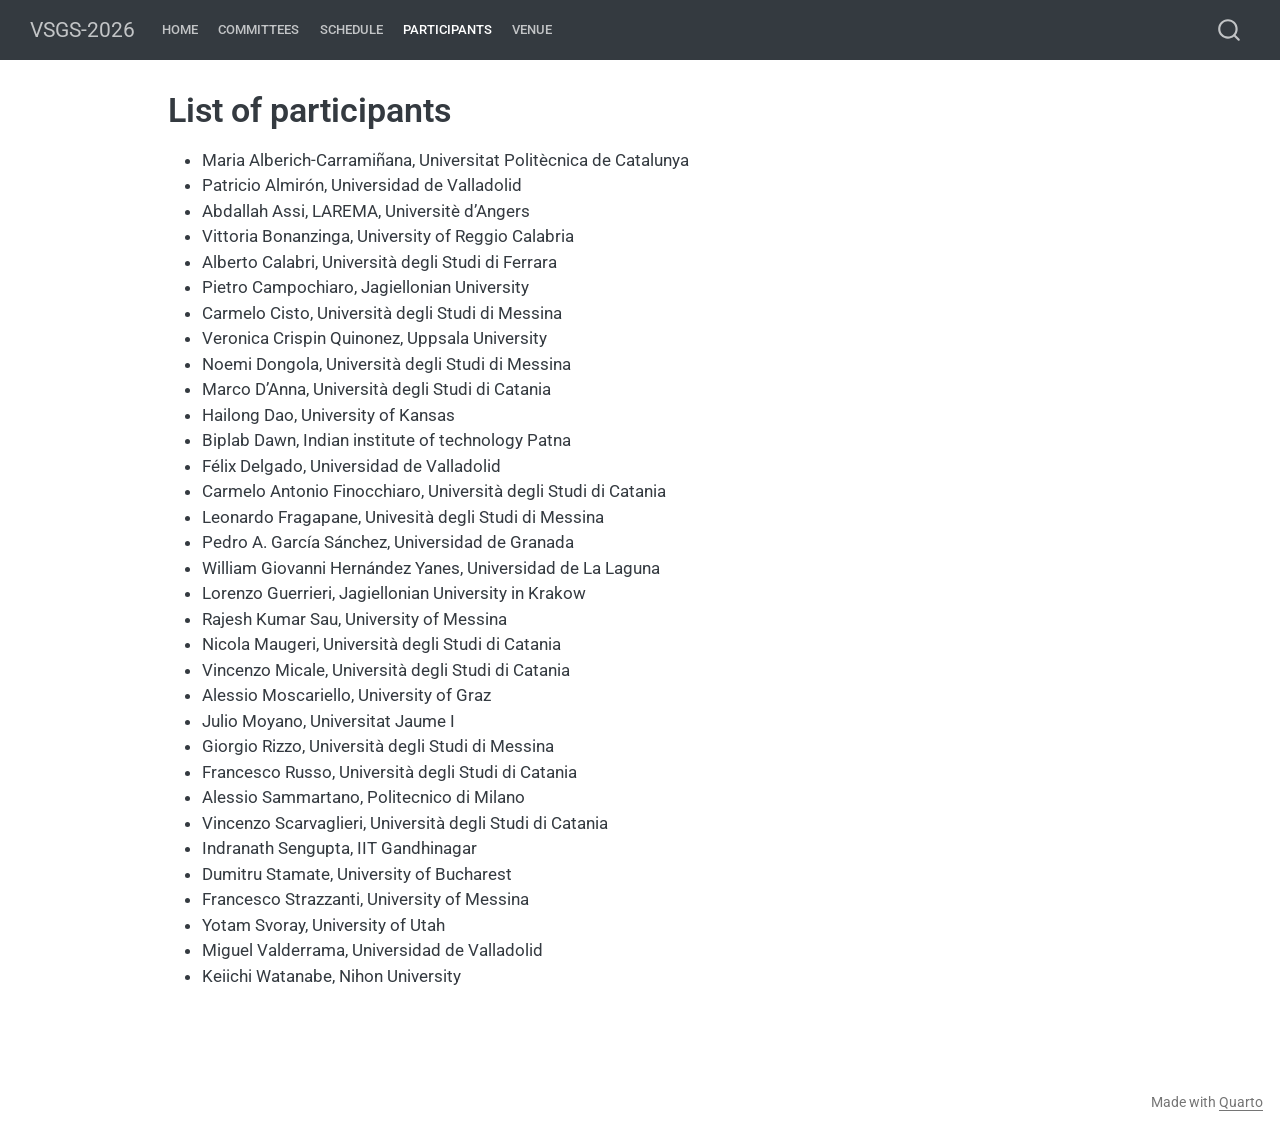
<file: participants.html>
<!DOCTYPE html>
<html xmlns="http://www.w3.org/1999/xhtml" lang="en" xml:lang="en"><head>

<meta charset="utf-8">
<meta name="generator" content="quarto-1.8.26">

<meta name="viewport" content="width=device-width, initial-scale=1.0, user-scalable=yes">


<title>List of participants – VSGS-2026</title>
<style>
code{white-space: pre-wrap;}
span.smallcaps{font-variant: small-caps;}
div.columns{display: flex; gap: min(4vw, 1.5em);}
div.column{flex: auto; overflow-x: auto;}
div.hanging-indent{margin-left: 1.5em; text-indent: -1.5em;}
ul.task-list{list-style: none;}
ul.task-list li input[type="checkbox"] {
  width: 0.8em;
  margin: 0 0.8em 0.2em -1em; /* quarto-specific, see https://github.com/quarto-dev/quarto-cli/issues/4556 */ 
  vertical-align: middle;
}
</style>


<script src="site_libs/quarto-nav/quarto-nav.js"></script>
<script src="site_libs/quarto-nav/headroom.min.js"></script>
<script src="site_libs/clipboard/clipboard.min.js"></script>
<script src="site_libs/quarto-search/autocomplete.umd.js"></script>
<script src="site_libs/quarto-search/fuse.min.js"></script>
<script src="site_libs/quarto-search/quarto-search.js"></script>
<meta name="quarto:offset" content="./">
<script src="site_libs/quarto-html/quarto.js" type="module"></script>
<script src="site_libs/quarto-html/tabsets/tabsets.js" type="module"></script>
<script src="site_libs/quarto-html/axe/axe-check.js" type="module"></script>
<script src="site_libs/quarto-html/popper.min.js"></script>
<script src="site_libs/quarto-html/tippy.umd.min.js"></script>
<script src="site_libs/quarto-html/anchor.min.js"></script>
<link href="site_libs/quarto-html/tippy.css" rel="stylesheet">
<link href="site_libs/quarto-html/quarto-syntax-highlighting-587c61ba64f3a5504c4d52d930310e48.css" rel="stylesheet" id="quarto-text-highlighting-styles">
<script src="site_libs/bootstrap/bootstrap.min.js"></script>
<link href="site_libs/bootstrap/bootstrap-icons.css" rel="stylesheet">
<link href="site_libs/bootstrap/bootstrap-80f6653e4bad1240590acd7234152a3f.min.css" rel="stylesheet" append-hash="true" id="quarto-bootstrap" data-mode="light">
<script id="quarto-search-options" type="application/json">{
  "location": "navbar",
  "copy-button": false,
  "collapse-after": 3,
  "panel-placement": "end",
  "type": "overlay",
  "limit": 50,
  "keyboard-shortcut": [
    "f",
    "/",
    "s"
  ],
  "show-item-context": false,
  "language": {
    "search-no-results-text": "No results",
    "search-matching-documents-text": "matching documents",
    "search-copy-link-title": "Copy link to search",
    "search-hide-matches-text": "Hide additional matches",
    "search-more-match-text": "more match in this document",
    "search-more-matches-text": "more matches in this document",
    "search-clear-button-title": "Clear",
    "search-text-placeholder": "",
    "search-detached-cancel-button-title": "Cancel",
    "search-submit-button-title": "Submit",
    "search-label": "Search"
  }
}</script>


<link rel="stylesheet" href="styles.css">
</head>

<body class="nav-fixed quarto-light">

<div id="quarto-search-results"></div>
  <header id="quarto-header" class="headroom fixed-top">
    <nav class="navbar navbar-expand-lg " data-bs-theme="dark">
      <div class="navbar-container container-fluid">
      <div class="navbar-brand-container mx-auto">
    <a class="navbar-brand" href="./index.html">
    <span class="navbar-title">VSGS-2026</span>
    </a>
  </div>
            <div id="quarto-search" class="" title="Search"></div>
          <button class="navbar-toggler" type="button" data-bs-toggle="collapse" data-bs-target="#navbarCollapse" aria-controls="navbarCollapse" role="menu" aria-expanded="false" aria-label="Toggle navigation" onclick="if (window.quartoToggleHeadroom) { window.quartoToggleHeadroom(); }">
  <span class="navbar-toggler-icon"></span>
</button>
          <div class="collapse navbar-collapse" id="navbarCollapse">
            <ul class="navbar-nav navbar-nav-scroll me-auto">
  <li class="nav-item">
    <a class="nav-link" href="./index.html"> 
<span class="menu-text">Home</span></a>
  </li>  
  <li class="nav-item">
    <a class="nav-link" href="./committees.html"> 
<span class="menu-text">Committees</span></a>
  </li>  
  <li class="nav-item">
    <a class="nav-link" href="./schedule.html"> 
<span class="menu-text">Schedule</span></a>
  </li>  
  <li class="nav-item">
    <a class="nav-link active" href="./participants.html" aria-current="page"> 
<span class="menu-text">Participants</span></a>
  </li>  
  <li class="nav-item">
    <a class="nav-link" href="./how-to-arrive.html"> 
<span class="menu-text">Venue</span></a>
  </li>  
</ul>
          </div> <!-- /navcollapse -->
            <div class="quarto-navbar-tools">
</div>
      </div> <!-- /container-fluid -->
    </nav>
</header>
<!-- content -->
<div id="quarto-content" class="quarto-container page-columns page-rows-contents page-layout-article page-navbar">
<!-- sidebar -->
<!-- margin-sidebar -->
    <div id="quarto-margin-sidebar" class="sidebar margin-sidebar zindex-bottom">
        
    </div>
<!-- main -->
<main class="content" id="quarto-document-content">

<header id="title-block-header" class="quarto-title-block default">
<div class="quarto-title">
<h1 class="title">List of participants</h1>
</div>



<div class="quarto-title-meta">

    
  
    
  </div>
  


</header>


<ul>
<li>Maria Alberich-Carramiñana, Universitat Politècnica de Catalunya</li>
<li>Patricio Almirón, Universidad de Valladolid</li>
<li>Abdallah Assi, LAREMA, Universitè d’Angers</li>
<li>Vittoria Bonanzinga, University of Reggio Calabria</li>
<li>Alberto Calabri, Università degli Studi di Ferrara</li>
<li>Pietro Campochiaro, Jagiellonian University</li>
<li>Carmelo Cisto, Università degli Studi di Messina</li>
<li>Veronica Crispin Quinonez, Uppsala University</li>
<li>Noemi Dongola, Università degli Studi di Messina</li>
<li>Marco D’Anna, Università degli Studi di Catania</li>
<li>Hailong Dao, University of Kansas</li>
<li>Biplab Dawn, Indian institute of technology Patna</li>
<li>Félix Delgado, Universidad de Valladolid</li>
<li>Carmelo Antonio Finocchiaro, Università degli Studi di Catania</li>
<li>Leonardo Fragapane, Univesità degli Studi di Messina</li>
<li>Pedro A. García Sánchez, Universidad de Granada</li>
<li>William Giovanni Hernández Yanes, Universidad de La Laguna</li>
<li>Lorenzo Guerrieri, Jagiellonian University in Krakow</li>
<li>Rajesh Kumar Sau, University of Messina</li>
<li>Nicola Maugeri, Università degli Studi di Catania</li>
<li>Vincenzo Micale, Università degli Studi di Catania</li>
<li>Alessio Moscariello, University of Graz</li>
<li>Julio Moyano, Universitat Jaume I</li>
<li>Giorgio Rizzo, Università degli Studi di Messina</li>
<li>Francesco Russo, Università degli Studi di Catania</li>
<li>Alessio Sammartano, Politecnico di Milano</li>
<li>Vincenzo Scarvaglieri, Università degli Studi di Catania</li>
<li>Indranath Sengupta, IIT Gandhinagar</li>
<li>Dumitru Stamate, University of Bucharest</li>
<li>Francesco Strazzanti, University of Messina</li>
<li>Yotam Svoray, University of Utah</li>
<li>Miguel Valderrama, Universidad de Valladolid</li>
<li>Keiichi Watanabe, Nihon University</li>
</ul>



<a onclick="window.scrollTo(0, 0); return false;" role="button" id="quarto-back-to-top"><i class="bi bi-arrow-up"></i> Back to top</a></main> <!-- /main -->
<script id="quarto-html-after-body" type="application/javascript">
  window.document.addEventListener("DOMContentLoaded", function (event) {
    const icon = "";
    const anchorJS = new window.AnchorJS();
    anchorJS.options = {
      placement: 'right',
      icon: icon
    };
    anchorJS.add('.anchored');
    const isCodeAnnotation = (el) => {
      for (const clz of el.classList) {
        if (clz.startsWith('code-annotation-')) {                     
          return true;
        }
      }
      return false;
    }
    const onCopySuccess = function(e) {
      // button target
      const button = e.trigger;
      // don't keep focus
      button.blur();
      // flash "checked"
      button.classList.add('code-copy-button-checked');
      var currentTitle = button.getAttribute("title");
      button.setAttribute("title", "Copied!");
      let tooltip;
      if (window.bootstrap) {
        button.setAttribute("data-bs-toggle", "tooltip");
        button.setAttribute("data-bs-placement", "left");
        button.setAttribute("data-bs-title", "Copied!");
        tooltip = new bootstrap.Tooltip(button, 
          { trigger: "manual", 
            customClass: "code-copy-button-tooltip",
            offset: [0, -8]});
        tooltip.show();    
      }
      setTimeout(function() {
        if (tooltip) {
          tooltip.hide();
          button.removeAttribute("data-bs-title");
          button.removeAttribute("data-bs-toggle");
          button.removeAttribute("data-bs-placement");
        }
        button.setAttribute("title", currentTitle);
        button.classList.remove('code-copy-button-checked');
      }, 1000);
      // clear code selection
      e.clearSelection();
    }
    const getTextToCopy = function(trigger) {
      const outerScaffold = trigger.parentElement.cloneNode(true);
      const codeEl = outerScaffold.querySelector('code');
      for (const childEl of codeEl.children) {
        if (isCodeAnnotation(childEl)) {
          childEl.remove();
        }
      }
      return codeEl.innerText;
    }
    const clipboard = new window.ClipboardJS('.code-copy-button:not([data-in-quarto-modal])', {
      text: getTextToCopy
    });
    clipboard.on('success', onCopySuccess);
    if (window.document.getElementById('quarto-embedded-source-code-modal')) {
      const clipboardModal = new window.ClipboardJS('.code-copy-button[data-in-quarto-modal]', {
        text: getTextToCopy,
        container: window.document.getElementById('quarto-embedded-source-code-modal')
      });
      clipboardModal.on('success', onCopySuccess);
    }
      var localhostRegex = new RegExp(/^(?:http|https):\/\/localhost\:?[0-9]*\//);
      var mailtoRegex = new RegExp(/^mailto:/);
        var filterRegex = new RegExp("https:\/\/numerical-semigroups\.github\.io\/vsgs-2026\/");
      var isInternal = (href) => {
          return filterRegex.test(href) || localhostRegex.test(href) || mailtoRegex.test(href);
      }
      // Inspect non-navigation links and adorn them if external
     var links = window.document.querySelectorAll('a[href]:not(.nav-link):not(.navbar-brand):not(.toc-action):not(.sidebar-link):not(.sidebar-item-toggle):not(.pagination-link):not(.no-external):not([aria-hidden]):not(.dropdown-item):not(.quarto-navigation-tool):not(.about-link)');
      for (var i=0; i<links.length; i++) {
        const link = links[i];
        if (!isInternal(link.href)) {
          // undo the damage that might have been done by quarto-nav.js in the case of
          // links that we want to consider external
          if (link.dataset.originalHref !== undefined) {
            link.href = link.dataset.originalHref;
          }
        }
      }
    function tippyHover(el, contentFn, onTriggerFn, onUntriggerFn) {
      const config = {
        allowHTML: true,
        maxWidth: 500,
        delay: 100,
        arrow: false,
        appendTo: function(el) {
            return el.parentElement;
        },
        interactive: true,
        interactiveBorder: 10,
        theme: 'quarto',
        placement: 'bottom-start',
      };
      if (contentFn) {
        config.content = contentFn;
      }
      if (onTriggerFn) {
        config.onTrigger = onTriggerFn;
      }
      if (onUntriggerFn) {
        config.onUntrigger = onUntriggerFn;
      }
      window.tippy(el, config); 
    }
    const noterefs = window.document.querySelectorAll('a[role="doc-noteref"]');
    for (var i=0; i<noterefs.length; i++) {
      const ref = noterefs[i];
      tippyHover(ref, function() {
        // use id or data attribute instead here
        let href = ref.getAttribute('data-footnote-href') || ref.getAttribute('href');
        try { href = new URL(href).hash; } catch {}
        const id = href.replace(/^#\/?/, "");
        const note = window.document.getElementById(id);
        if (note) {
          return note.innerHTML;
        } else {
          return "";
        }
      });
    }
    const xrefs = window.document.querySelectorAll('a.quarto-xref');
    const processXRef = (id, note) => {
      // Strip column container classes
      const stripColumnClz = (el) => {
        el.classList.remove("page-full", "page-columns");
        if (el.children) {
          for (const child of el.children) {
            stripColumnClz(child);
          }
        }
      }
      stripColumnClz(note)
      if (id === null || id.startsWith('sec-')) {
        // Special case sections, only their first couple elements
        const container = document.createElement("div");
        if (note.children && note.children.length > 2) {
          container.appendChild(note.children[0].cloneNode(true));
          for (let i = 1; i < note.children.length; i++) {
            const child = note.children[i];
            if (child.tagName === "P" && child.innerText === "") {
              continue;
            } else {
              container.appendChild(child.cloneNode(true));
              break;
            }
          }
          if (window.Quarto?.typesetMath) {
            window.Quarto.typesetMath(container);
          }
          return container.innerHTML
        } else {
          if (window.Quarto?.typesetMath) {
            window.Quarto.typesetMath(note);
          }
          return note.innerHTML;
        }
      } else {
        // Remove any anchor links if they are present
        const anchorLink = note.querySelector('a.anchorjs-link');
        if (anchorLink) {
          anchorLink.remove();
        }
        if (window.Quarto?.typesetMath) {
          window.Quarto.typesetMath(note);
        }
        if (note.classList.contains("callout")) {
          return note.outerHTML;
        } else {
          return note.innerHTML;
        }
      }
    }
    for (var i=0; i<xrefs.length; i++) {
      const xref = xrefs[i];
      tippyHover(xref, undefined, function(instance) {
        instance.disable();
        let url = xref.getAttribute('href');
        let hash = undefined; 
        if (url.startsWith('#')) {
          hash = url;
        } else {
          try { hash = new URL(url).hash; } catch {}
        }
        if (hash) {
          const id = hash.replace(/^#\/?/, "");
          const note = window.document.getElementById(id);
          if (note !== null) {
            try {
              const html = processXRef(id, note.cloneNode(true));
              instance.setContent(html);
            } finally {
              instance.enable();
              instance.show();
            }
          } else {
            // See if we can fetch this
            fetch(url.split('#')[0])
            .then(res => res.text())
            .then(html => {
              const parser = new DOMParser();
              const htmlDoc = parser.parseFromString(html, "text/html");
              const note = htmlDoc.getElementById(id);
              if (note !== null) {
                const html = processXRef(id, note);
                instance.setContent(html);
              } 
            }).finally(() => {
              instance.enable();
              instance.show();
            });
          }
        } else {
          // See if we can fetch a full url (with no hash to target)
          // This is a special case and we should probably do some content thinning / targeting
          fetch(url)
          .then(res => res.text())
          .then(html => {
            const parser = new DOMParser();
            const htmlDoc = parser.parseFromString(html, "text/html");
            const note = htmlDoc.querySelector('main.content');
            if (note !== null) {
              // This should only happen for chapter cross references
              // (since there is no id in the URL)
              // remove the first header
              if (note.children.length > 0 && note.children[0].tagName === "HEADER") {
                note.children[0].remove();
              }
              const html = processXRef(null, note);
              instance.setContent(html);
            } 
          }).finally(() => {
            instance.enable();
            instance.show();
          });
        }
      }, function(instance) {
      });
    }
        let selectedAnnoteEl;
        const selectorForAnnotation = ( cell, annotation) => {
          let cellAttr = 'data-code-cell="' + cell + '"';
          let lineAttr = 'data-code-annotation="' +  annotation + '"';
          const selector = 'span[' + cellAttr + '][' + lineAttr + ']';
          return selector;
        }
        const selectCodeLines = (annoteEl) => {
          const doc = window.document;
          const targetCell = annoteEl.getAttribute("data-target-cell");
          const targetAnnotation = annoteEl.getAttribute("data-target-annotation");
          const annoteSpan = window.document.querySelector(selectorForAnnotation(targetCell, targetAnnotation));
          const lines = annoteSpan.getAttribute("data-code-lines").split(",");
          const lineIds = lines.map((line) => {
            return targetCell + "-" + line;
          })
          let top = null;
          let height = null;
          let parent = null;
          if (lineIds.length > 0) {
              //compute the position of the single el (top and bottom and make a div)
              const el = window.document.getElementById(lineIds[0]);
              top = el.offsetTop;
              height = el.offsetHeight;
              parent = el.parentElement.parentElement;
            if (lineIds.length > 1) {
              const lastEl = window.document.getElementById(lineIds[lineIds.length - 1]);
              const bottom = lastEl.offsetTop + lastEl.offsetHeight;
              height = bottom - top;
            }
            if (top !== null && height !== null && parent !== null) {
              // cook up a div (if necessary) and position it 
              let div = window.document.getElementById("code-annotation-line-highlight");
              if (div === null) {
                div = window.document.createElement("div");
                div.setAttribute("id", "code-annotation-line-highlight");
                div.style.position = 'absolute';
                parent.appendChild(div);
              }
              div.style.top = top - 2 + "px";
              div.style.height = height + 4 + "px";
              div.style.left = 0;
              let gutterDiv = window.document.getElementById("code-annotation-line-highlight-gutter");
              if (gutterDiv === null) {
                gutterDiv = window.document.createElement("div");
                gutterDiv.setAttribute("id", "code-annotation-line-highlight-gutter");
                gutterDiv.style.position = 'absolute';
                const codeCell = window.document.getElementById(targetCell);
                const gutter = codeCell.querySelector('.code-annotation-gutter');
                gutter.appendChild(gutterDiv);
              }
              gutterDiv.style.top = top - 2 + "px";
              gutterDiv.style.height = height + 4 + "px";
            }
            selectedAnnoteEl = annoteEl;
          }
        };
        const unselectCodeLines = () => {
          const elementsIds = ["code-annotation-line-highlight", "code-annotation-line-highlight-gutter"];
          elementsIds.forEach((elId) => {
            const div = window.document.getElementById(elId);
            if (div) {
              div.remove();
            }
          });
          selectedAnnoteEl = undefined;
        };
          // Handle positioning of the toggle
      window.addEventListener(
        "resize",
        throttle(() => {
          elRect = undefined;
          if (selectedAnnoteEl) {
            selectCodeLines(selectedAnnoteEl);
          }
        }, 10)
      );
      function throttle(fn, ms) {
      let throttle = false;
      let timer;
        return (...args) => {
          if(!throttle) { // first call gets through
              fn.apply(this, args);
              throttle = true;
          } else { // all the others get throttled
              if(timer) clearTimeout(timer); // cancel #2
              timer = setTimeout(() => {
                fn.apply(this, args);
                timer = throttle = false;
              }, ms);
          }
        };
      }
        // Attach click handler to the DT
        const annoteDls = window.document.querySelectorAll('dt[data-target-cell]');
        for (const annoteDlNode of annoteDls) {
          annoteDlNode.addEventListener('click', (event) => {
            const clickedEl = event.target;
            if (clickedEl !== selectedAnnoteEl) {
              unselectCodeLines();
              const activeEl = window.document.querySelector('dt[data-target-cell].code-annotation-active');
              if (activeEl) {
                activeEl.classList.remove('code-annotation-active');
              }
              selectCodeLines(clickedEl);
              clickedEl.classList.add('code-annotation-active');
            } else {
              // Unselect the line
              unselectCodeLines();
              clickedEl.classList.remove('code-annotation-active');
            }
          });
        }
    const findCites = (el) => {
      const parentEl = el.parentElement;
      if (parentEl) {
        const cites = parentEl.dataset.cites;
        if (cites) {
          return {
            el,
            cites: cites.split(' ')
          };
        } else {
          return findCites(el.parentElement)
        }
      } else {
        return undefined;
      }
    };
    var bibliorefs = window.document.querySelectorAll('a[role="doc-biblioref"]');
    for (var i=0; i<bibliorefs.length; i++) {
      const ref = bibliorefs[i];
      const citeInfo = findCites(ref);
      if (citeInfo) {
        tippyHover(citeInfo.el, function() {
          var popup = window.document.createElement('div');
          citeInfo.cites.forEach(function(cite) {
            var citeDiv = window.document.createElement('div');
            citeDiv.classList.add('hanging-indent');
            citeDiv.classList.add('csl-entry');
            var biblioDiv = window.document.getElementById('ref-' + cite);
            if (biblioDiv) {
              citeDiv.innerHTML = biblioDiv.innerHTML;
            }
            popup.appendChild(citeDiv);
          });
          return popup.innerHTML;
        });
      }
    }
  });
  </script>
</div> <!-- /content -->
<footer class="footer">
  <div class="nav-footer">
    <div class="nav-footer-left">
      &nbsp;
    </div>   
    <div class="nav-footer-center">
      &nbsp;
    </div>
    <div class="nav-footer-right">
<p>Made with <a href="https://quarto.org/">Quarto</a></p>
</div>
  </div>
</footer>




</body></html>
</file>
<file: site_libs/quarto-html/tippy.css>
.tippy-box[data-animation=fade][data-state=hidden]{opacity:0}[data-tippy-root]{max-width:calc(100vw - 10px)}.tippy-box{position:relative;background-color:#333;color:#fff;border-radius:4px;font-size:14px;line-height:1.4;white-space:normal;outline:0;transition-property:transform,visibility,opacity}.tippy-box[data-placement^=top]>.tippy-arrow{bottom:0}.tippy-box[data-placement^=top]>.tippy-arrow:before{bottom:-7px;left:0;border-width:8px 8px 0;border-top-color:initial;transform-origin:center top}.tippy-box[data-placement^=bottom]>.tippy-arrow{top:0}.tippy-box[data-placement^=bottom]>.tippy-arrow:before{top:-7px;left:0;border-width:0 8px 8px;border-bottom-color:initial;transform-origin:center bottom}.tippy-box[data-placement^=left]>.tippy-arrow{right:0}.tippy-box[data-placement^=left]>.tippy-arrow:before{border-width:8px 0 8px 8px;border-left-color:initial;right:-7px;transform-origin:center left}.tippy-box[data-placement^=right]>.tippy-arrow{left:0}.tippy-box[data-placement^=right]>.tippy-arrow:before{left:-7px;border-width:8px 8px 8px 0;border-right-color:initial;transform-origin:center right}.tippy-box[data-inertia][data-state=visible]{transition-timing-function:cubic-bezier(.54,1.5,.38,1.11)}.tippy-arrow{width:16px;height:16px;color:#333}.tippy-arrow:before{content:"";position:absolute;border-color:transparent;border-style:solid}.tippy-content{position:relative;padding:5px 9px;z-index:1}
</file>
<file: site_libs/quarto-html/quarto-syntax-highlighting-587c61ba64f3a5504c4d52d930310e48.css>
/* quarto syntax highlight colors */
:root {
  --quarto-hl-ot-color: #003B4F;
  --quarto-hl-at-color: #657422;
  --quarto-hl-ss-color: #20794D;
  --quarto-hl-an-color: #5E5E5E;
  --quarto-hl-fu-color: #4758AB;
  --quarto-hl-st-color: #20794D;
  --quarto-hl-cf-color: #003B4F;
  --quarto-hl-op-color: #5E5E5E;
  --quarto-hl-er-color: #AD0000;
  --quarto-hl-bn-color: #AD0000;
  --quarto-hl-al-color: #AD0000;
  --quarto-hl-va-color: #111111;
  --quarto-hl-bu-color: inherit;
  --quarto-hl-ex-color: inherit;
  --quarto-hl-pp-color: #AD0000;
  --quarto-hl-in-color: #5E5E5E;
  --quarto-hl-vs-color: #20794D;
  --quarto-hl-wa-color: #5E5E5E;
  --quarto-hl-do-color: #5E5E5E;
  --quarto-hl-im-color: #00769E;
  --quarto-hl-ch-color: #20794D;
  --quarto-hl-dt-color: #AD0000;
  --quarto-hl-fl-color: #AD0000;
  --quarto-hl-co-color: #5E5E5E;
  --quarto-hl-cv-color: #5E5E5E;
  --quarto-hl-cn-color: #8f5902;
  --quarto-hl-sc-color: #5E5E5E;
  --quarto-hl-dv-color: #AD0000;
  --quarto-hl-kw-color: #003B4F;
}

/* other quarto variables */
:root {
  --quarto-font-monospace: SFMono-Regular, Menlo, Monaco, Consolas, "Liberation Mono", "Courier New", monospace;
}

/* syntax highlight based on Pandoc's rules */
pre > code.sourceCode > span {
  color: #003B4F;
}

code.sourceCode > span {
  color: #003B4F;
}

div.sourceCode,
div.sourceCode pre.sourceCode {
  color: #003B4F;
}

/* Normal */
code span {
  color: #003B4F;
}

/* Alert */
code span.al {
  color: #AD0000;
  font-style: inherit;
}

/* Annotation */
code span.an {
  color: #5E5E5E;
  font-style: inherit;
}

/* Attribute */
code span.at {
  color: #657422;
  font-style: inherit;
}

/* BaseN */
code span.bn {
  color: #AD0000;
  font-style: inherit;
}

/* BuiltIn */
code span.bu {
  font-style: inherit;
}

/* ControlFlow */
code span.cf {
  color: #003B4F;
  font-weight: bold;
  font-style: inherit;
}

/* Char */
code span.ch {
  color: #20794D;
  font-style: inherit;
}

/* Constant */
code span.cn {
  color: #8f5902;
  font-style: inherit;
}

/* Comment */
code span.co {
  color: #5E5E5E;
  font-style: inherit;
}

/* CommentVar */
code span.cv {
  color: #5E5E5E;
  font-style: italic;
}

/* Documentation */
code span.do {
  color: #5E5E5E;
  font-style: italic;
}

/* DataType */
code span.dt {
  color: #AD0000;
  font-style: inherit;
}

/* DecVal */
code span.dv {
  color: #AD0000;
  font-style: inherit;
}

/* Error */
code span.er {
  color: #AD0000;
  font-style: inherit;
}

/* Extension */
code span.ex {
  font-style: inherit;
}

/* Float */
code span.fl {
  color: #AD0000;
  font-style: inherit;
}

/* Function */
code span.fu {
  color: #4758AB;
  font-style: inherit;
}

/* Import */
code span.im {
  color: #00769E;
  font-style: inherit;
}

/* Information */
code span.in {
  color: #5E5E5E;
  font-style: inherit;
}

/* Keyword */
code span.kw {
  color: #003B4F;
  font-weight: bold;
  font-style: inherit;
}

/* Operator */
code span.op {
  color: #5E5E5E;
  font-style: inherit;
}

/* Other */
code span.ot {
  color: #003B4F;
  font-style: inherit;
}

/* Preprocessor */
code span.pp {
  color: #AD0000;
  font-style: inherit;
}

/* SpecialChar */
code span.sc {
  color: #5E5E5E;
  font-style: inherit;
}

/* SpecialString */
code span.ss {
  color: #20794D;
  font-style: inherit;
}

/* String */
code span.st {
  color: #20794D;
  font-style: inherit;
}

/* Variable */
code span.va {
  color: #111111;
  font-style: inherit;
}

/* VerbatimString */
code span.vs {
  color: #20794D;
  font-style: inherit;
}

/* Warning */
code span.wa {
  color: #5E5E5E;
  font-style: italic;
}

.prevent-inlining {
  content: "</";
}

/*# sourceMappingURL=2dce1cc6c82594539e1579de68416b47.css.map */
</file>
<file: styles.css>
/* css styles */
</file>
